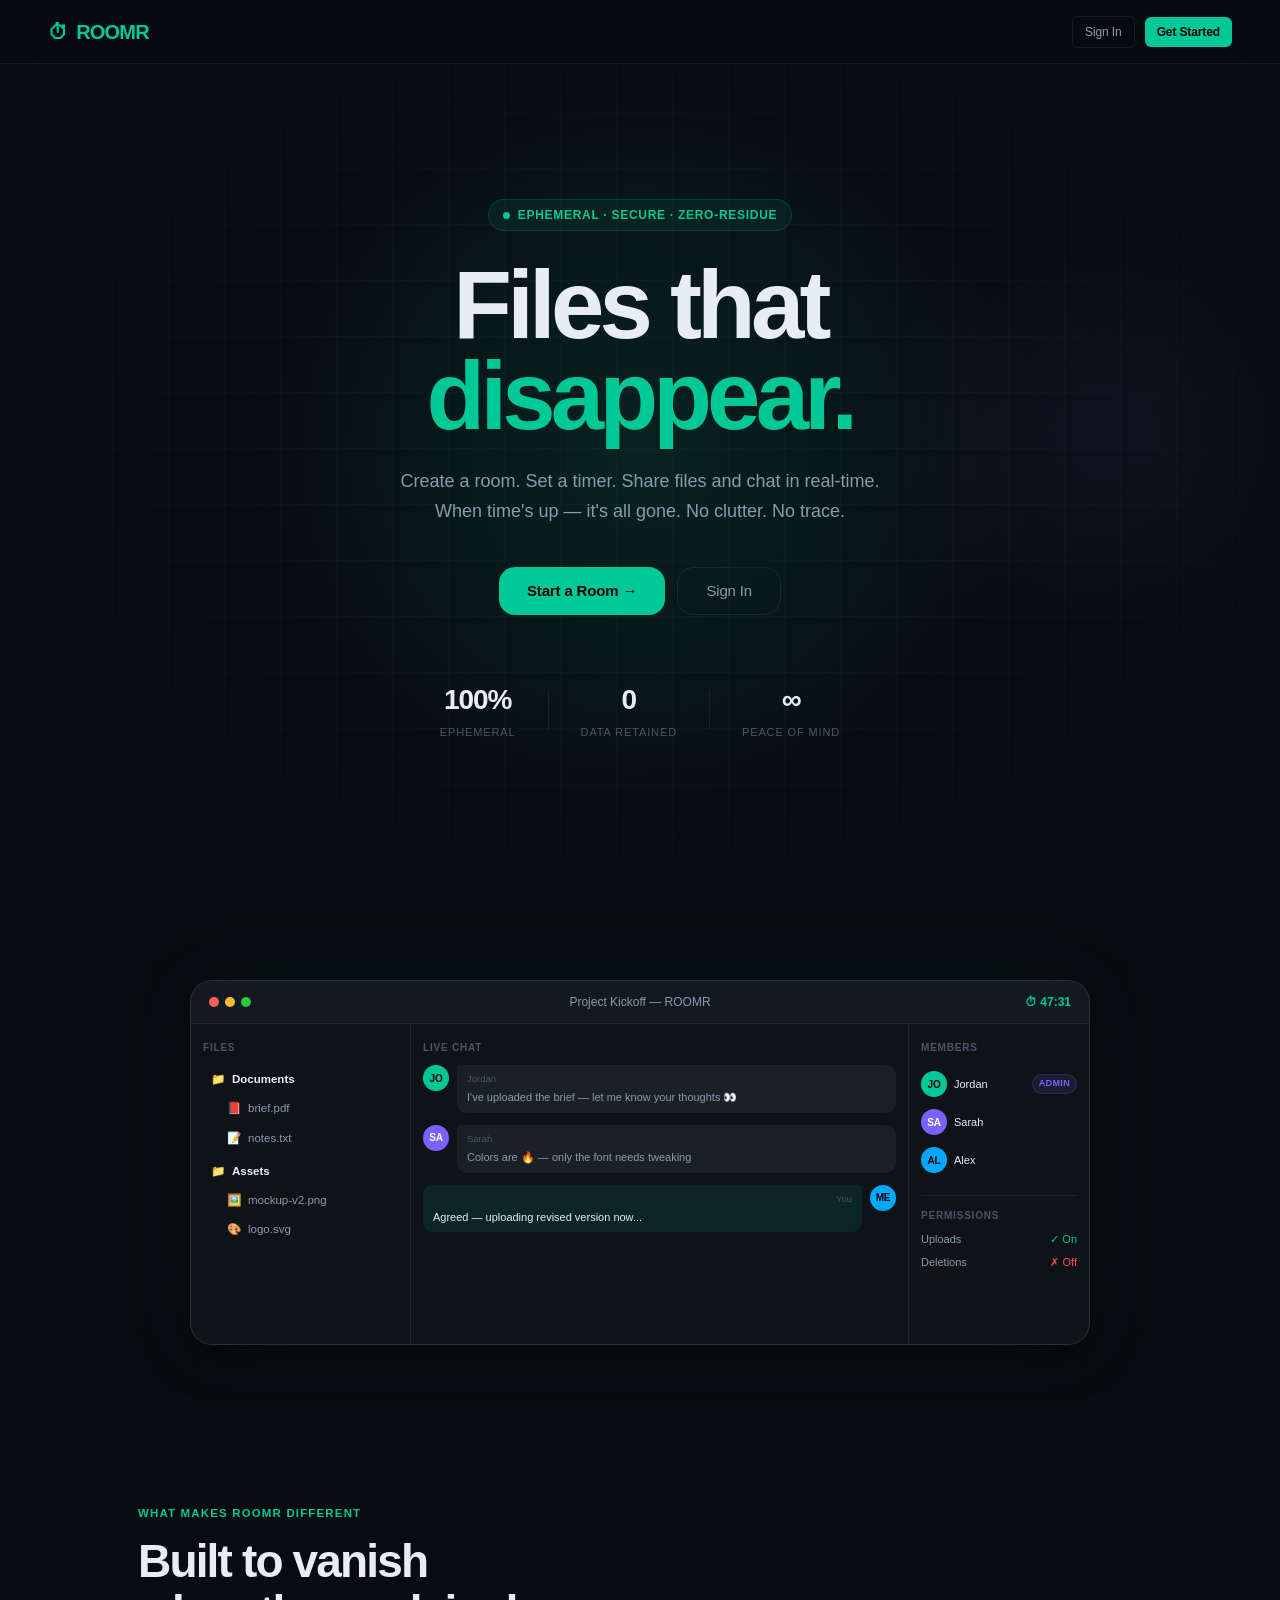
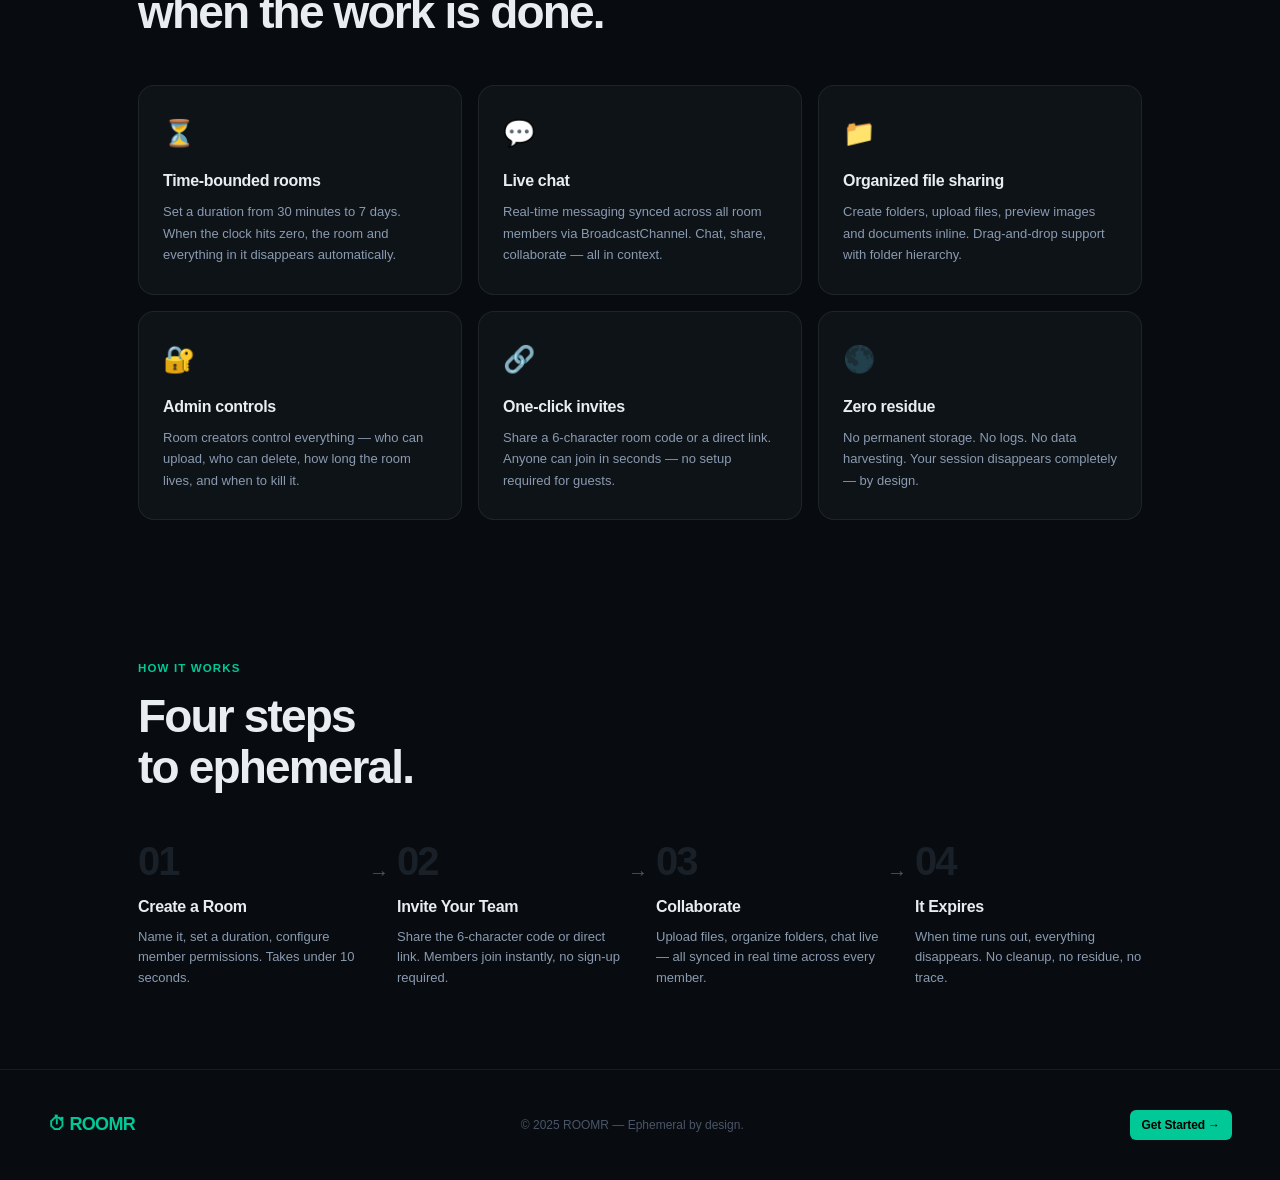
<file: index.html>
<!DOCTYPE html>
<html lang="en">

<head>
  <meta charset="UTF-8" />
  <meta name="viewport" content="width=device-width, initial-scale=1.0" />
  <title>ROOMR — Ephemeral Collaboration Rooms</title>
  <link rel="stylesheet" href="style.css" />
</head>

<body class="landing">
  <nav class="land-nav">
    <div class="land-nav-brand"><span>⏱</span> ROOMR</div>
    <div class="land-nav-cta" id="nav-cta">
      <a href="signin.html" class="btn btn-ghost btn-sm">Sign In</a>
      <a href="signup.html" class="btn btn-primary btn-sm">Get Started</a>
    </div>
  </nav>

  <section class="land-hero">
    <div class="land-hero-bg">
      <div class="land-hero-orb1"></div>
      <div class="land-hero-orb2"></div>
      <div class="land-hero-grid"></div>
      <div class="land-hero-vignette"></div>
    </div>
    <div class="land-hero-content slide-up">
      <div class="land-hero-kicker"><span class="pulse pulse-green"></span>Ephemeral · Secure · Zero-residue</div>
      <h1 class="land-hero-title">Files that<br><span class="line-accent">disappear.</span></h1>
      <p class="land-hero-sub">Create a room. Set a timer. Share files and chat in real-time.<br>When time's up — it's
        all gone. No clutter. No trace.</p>
      <div class="land-hero-cta">
        <a href="signup.html" class="btn btn-primary btn-lg">Start a Room →</a>
        <a href="signin.html" class="btn btn-ghost btn-lg">Sign In</a>
      </div>
      <div class="land-hero-stat-row">
        <div class="land-stat">
          <div class="land-stat-val">100%</div>
          <div class="land-stat-label">Ephemeral</div>
        </div>
        <div class="land-stat-sep"></div>
        <div class="land-stat">
          <div class="land-stat-val">0</div>
          <div class="land-stat-label">Data retained</div>
        </div>
        <div class="land-stat-sep"></div>
        <div class="land-stat">
          <div class="land-stat-val">∞</div>
          <div class="land-stat-label">Peace of mind</div>
        </div>
      </div>
    </div>
  </section>

  <!-- APP PREVIEW MOCKUP -->
  <section class="land-preview" style="padding-bottom:80px;">
    <div class="land-preview-window">
      <div class="land-preview-titlebar">
        <div class="window-dots">
          <div class="window-dot window-dot-r"></div>
          <div class="window-dot window-dot-y"></div>
          <div class="window-dot window-dot-g"></div>
        </div>
        <div class="land-preview-titlebar-name">Project Kickoff — ROOMR</div>
        <div class="land-preview-titlebar-timer" id="preview-timer">⏱ 47:32</div>
      </div>
      <div class="land-preview-body">
        <div class="land-preview-panel">
          <div class="land-preview-panel-head">Files</div>
          <div class="prev-folder"><span>📁</span> Documents</div>
          <div style="padding-left:16px">
            <div class="prev-file"><span>📕</span> brief.pdf</div>
            <div class="prev-file"><span>📝</span> notes.txt</div>
          </div>
          <div class="prev-folder" style="margin-top:4px"><span>📁</span> Assets</div>
          <div style="padding-left:16px">
            <div class="prev-file"><span>🖼️</span> mockup-v2.png</div>
            <div class="prev-file"><span>🎨</span> logo.svg</div>
          </div>
        </div>
        <div class="land-preview-panel" style="border-right:1px solid var(--c-border);">
          <div class="land-preview-panel-head">Live Chat</div>
          <div class="prev-msg">
            <div class="avatar avatar-sm" style="background:#00c896;flex-shrink:0;color:#000">JO</div>
            <div class="prev-msg-bubble">
              <div class="prev-msg-name">Jordan</div>I've uploaded the brief — let me know your thoughts 👀
            </div>
          </div>
          <div class="prev-msg">
            <div class="avatar avatar-sm" style="background:#7b61ff;flex-shrink:0;color:#fff">SA</div>
            <div class="prev-msg-bubble">
              <div class="prev-msg-name">Sarah</div>Colors are 🔥 — only the font needs tweaking
            </div>
          </div>
          <div class="prev-msg prev-msg-own" style="flex-direction:row-reverse">
            <div class="avatar avatar-sm" style="background:#00a8ff;flex-shrink:0;color:#000">ME</div>
            <div class="prev-msg-bubble" style="background:rgba(0,200,150,.1);border-radius:10px 4px 10px 10px;">
              <div class="prev-msg-name" style="text-align:right">You</div>Agreed — uploading revised version now...
            </div>
          </div>
        </div>
        <div class="land-preview-panel">
          <div class="land-preview-panel-head">Members</div>
          <div class="prev-member">
            <div class="avatar avatar-sm" style="background:#00c896;color:#000">JO</div>
            <div class="prev-member-name">Jordan</div><span class="badge badge-purple"
              style="font-size:9px;padding:2px 6px;">admin</span>
          </div>
          <div class="prev-member">
            <div class="avatar avatar-sm" style="background:#7b61ff;color:#fff">SA</div>
            <div class="prev-member-name">Sarah</div>
          </div>
          <div class="prev-member">
            <div class="avatar avatar-sm" style="background:#00a8ff;color:#000">AL</div>
            <div class="prev-member-name">Alex</div>
          </div>
          <div style="margin-top:16px;padding-top:12px;border-top:1px solid var(--c-border)">
            <div
              style="font-size:10px;text-transform:uppercase;letter-spacing:.08em;color:var(--c-text3);font-weight:600;margin-bottom:8px;">
              Permissions</div>
            <div style="font-size:11px;color:var(--c-text2);display:flex;flex-direction:column;gap:6px;">
              <div style="display:flex;justify-content:space-between"><span>Uploads</span><span
                  style="color:var(--c-accent)">✓ On</span></div>
              <div style="display:flex;justify-content:space-between"><span>Deletions</span><span
                  style="color:var(--c-danger)">✗ Off</span></div>
            </div>
          </div>
        </div>
      </div>
    </div>
  </section>

  <section class="land-features">
    <div class="land-section-kicker">What makes ROOMR different</div>
    <h2 class="land-section-title">Built to vanish<br>when the work is done.</h2>
    <div class="land-feat-grid">
      <div class="land-feat-card">
        <div class="land-feat-icon">⏳</div>
        <div class="land-feat-title">Time-bounded rooms</div>
        <p class="land-feat-desc">Set a duration from 30 minutes to 7 days. When the clock hits zero, the room and
          everything in it disappears automatically.</p>
      </div>
      <div class="land-feat-card">
        <div class="land-feat-icon">💬</div>
        <div class="land-feat-title">Live chat</div>
        <p class="land-feat-desc">Real-time messaging synced across all room members via BroadcastChannel. Chat, share,
          collaborate — all in context.</p>
      </div>
      <div class="land-feat-card">
        <div class="land-feat-icon">📁</div>
        <div class="land-feat-title">Organized file sharing</div>
        <p class="land-feat-desc">Create folders, upload files, preview images and documents inline. Drag-and-drop
          support with folder hierarchy.</p>
      </div>
      <div class="land-feat-card">
        <div class="land-feat-icon">🔐</div>
        <div class="land-feat-title">Admin controls</div>
        <p class="land-feat-desc">Room creators control everything — who can upload, who can delete, how long the room
          lives, and when to kill it.</p>
      </div>
      <div class="land-feat-card">
        <div class="land-feat-icon">🔗</div>
        <div class="land-feat-title">One-click invites</div>
        <p class="land-feat-desc">Share a 6-character room code or a direct link. Anyone can join in seconds — no setup
          required for guests.</p>
      </div>
      <div class="land-feat-card">
        <div class="land-feat-icon">🌑</div>
        <div class="land-feat-title">Zero residue</div>
        <p class="land-feat-desc">No permanent storage. No logs. No data harvesting. Your session disappears completely
          — by design.</p>
      </div>
    </div>
  </section>

  <section class="land-how">
    <div class="land-section-kicker">How it works</div>
    <h2 class="land-section-title">Four steps<br>to ephemeral.</h2>
    <div class="land-steps">
      <div class="land-step">
        <div class="land-step-num">01</div>
        <h3>Create a Room</h3>
        <p>Name it, set a duration, configure member permissions. Takes under 10 seconds.</p>
      </div>
      <div class="land-step">
        <div class="land-step-num">02</div>
        <h3>Invite Your Team</h3>
        <p>Share the 6-character code or direct link. Members join instantly, no sign-up required.</p>
      </div>
      <div class="land-step">
        <div class="land-step-num">03</div>
        <h3>Collaborate</h3>
        <p>Upload files, organize folders, chat live — all synced in real time across every member.</p>
      </div>
      <div class="land-step">
        <div class="land-step-num">04</div>
        <h3>It Expires</h3>
        <p>When time runs out, everything disappears. No cleanup, no residue, no trace.</p>
      </div>
    </div>
  </section>

  <footer class="land-footer">
    <div class="land-footer-brand">⏱ ROOMR</div>
    <div class="land-footer-copy">© 2025 ROOMR — Ephemeral by design.</div>
    <a href="signup.html" class="btn btn-primary btn-sm">Get Started →</a>
  </footer>

  <script src="core.js"></script>
  <script>
    const me = ROOMR.auth.me();
    if (me) {
      document.getElementById('nav-cta').innerHTML = `<a href="dashboard.html" class="btn btn-ghost btn-sm">Dashboard</a><a href="dashboard.html" class="btn btn-primary btn-sm">Open Dashboard →</a>`;
    }
    let previewMs = 47 * 60 * 1000 + 32 * 1000;
    setInterval(() => { previewMs = Math.max(0, previewMs - 1000); document.getElementById('preview-timer').textContent = '⏱ ' + ROOMR.fmtTime(previewMs); }, 1000);
  </script>
</body>

</html>
</file>
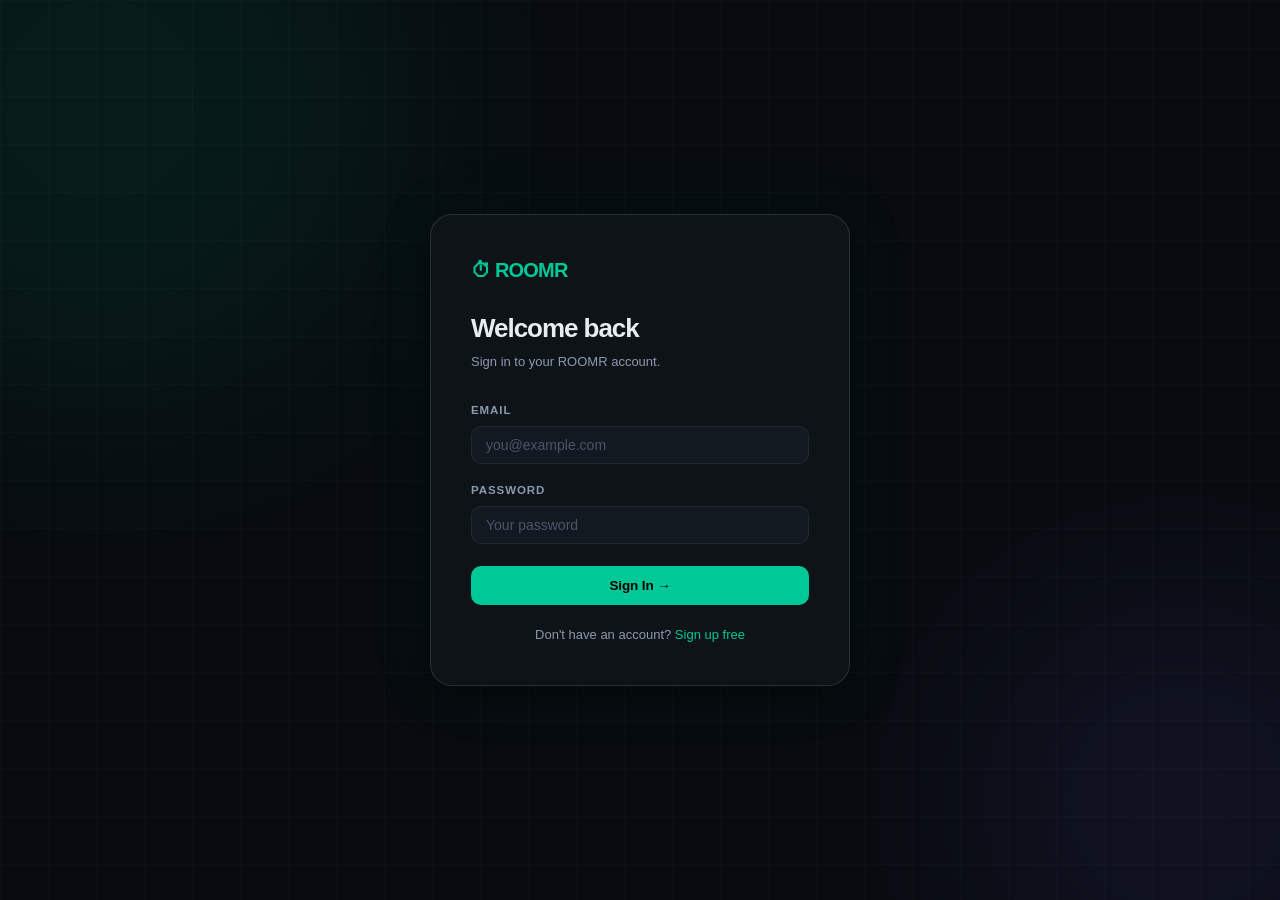
<file: signin.html>
<!DOCTYPE html>
<html lang="en">

<head>
  <meta charset="UTF-8" />
  <meta name="viewport" content="width=device-width,initial-scale=1" />
  <title>Sign In — ROOMR</title>
  <link rel="stylesheet" href="style.css" />
</head>

<body>
  <div class="auth-root">
    <div class="auth-bg">
      <div class="auth-bg-orb auth-bg-orb-1"></div>
      <div class="auth-bg-orb auth-bg-orb-2"></div>
      <div class="auth-bg-grid"></div>
    </div>
    <div class="auth-box slide-up">
      <a href="index.html" class="auth-logo">⏱ ROOMR</a>
      <h1 class="auth-title">Welcome back</h1>
      <p class="auth-sub">Sign in to your ROOMR account.</p>

      <div class="form-error" id="err"><span>✕</span> <span id="err-text"></span></div>

      <div class="form-field">
        <label class="form-label">Email</label>
        <input id="f-email" class="input" type="email" placeholder="you@example.com" autocomplete="email" />
      </div>
      <div class="form-field">
        <label class="form-label">Password</label>
        <input id="f-pw" class="input" type="password" placeholder="Your password" />
      </div>

      <button class="btn btn-primary" style="width:100%;margin-top:4px;padding:12px;" id="submit-btn"
        onclick="doLogin()">
        Sign In →
      </button>

      <div class="auth-footer">Don't have an account? <a href="signup.html">Sign up free</a></div>
    </div>
  </div>
  <script src="core.js"></script>
  <script>
    if (ROOMR.auth.me()) location.href = 'dashboard.html';

    function doLogin() {
      const email = document.getElementById('f-email').value.trim();
      const pw = document.getElementById('f-pw').value;
      const errEl = document.getElementById('err');
      const errTxt = document.getElementById('err-text');
      errEl.classList.remove('show');

      if (!email || !pw) { errTxt.textContent = 'Please fill in all fields.'; errEl.classList.add('show'); return; }

      const btn = document.getElementById('submit-btn');
      btn.disabled = true; btn.innerHTML = '<div class="spinner"></div>';

      setTimeout(() => {
        const result = ROOMR.auth.login(email, pw);
        if (!result.ok) { errTxt.textContent = result.error; errEl.classList.add('show'); btn.disabled = false; btn.textContent = 'Sign In →'; return; }
        const next = new URLSearchParams(location.search).get('next') || 'dashboard.html';
        location.href = next;
      }, 300);
    }

    document.addEventListener('keydown', e => { if (e.key === 'Enter') doLogin(); });
  </script>
</body>

</html>
</file>
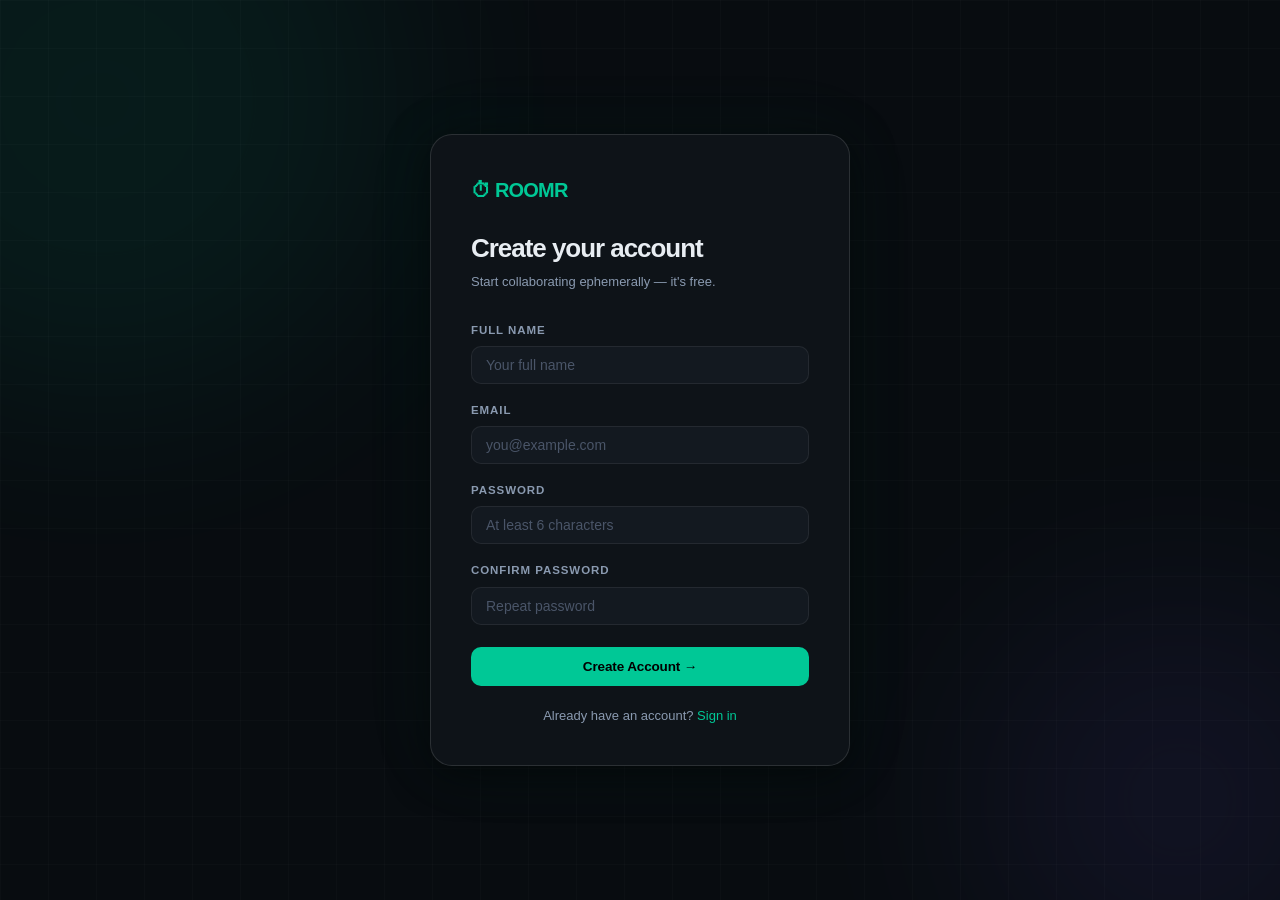
<file: signup.html>
<!DOCTYPE html>
<html lang="en">

<head>
  <meta charset="UTF-8" />
  <meta name="viewport" content="width=device-width,initial-scale=1" />
  <title>Sign Up — ROOMR</title>
  <link rel="stylesheet" href="style.css" />
</head>

<body>
  <div class="auth-root">
    <div class="auth-bg">
      <div class="auth-bg-orb auth-bg-orb-1"></div>
      <div class="auth-bg-orb auth-bg-orb-2"></div>
      <div class="auth-bg-grid"></div>
    </div>
    <div class="auth-box slide-up">
      <a href="index.html" class="auth-logo">⏱ ROOMR</a>
      <h1 class="auth-title">Create your account</h1>
      <p class="auth-sub">Start collaborating ephemerally — it's free.</p>

      <div class="form-error" id="err"><span>✕</span> <span id="err-text"></span></div>

      <div class="form-field">
        <label class="form-label">Full Name</label>
        <input id="f-name" class="input" type="text" placeholder="Your full name" autocomplete="name" />
      </div>
      <div class="form-field">
        <label class="form-label">Email</label>
        <input id="f-email" class="input" type="email" placeholder="you@example.com" autocomplete="email" />
      </div>
      <div class="form-field">
        <label class="form-label">Password</label>
        <input id="f-pw" class="input" type="password" placeholder="At least 6 characters" />
      </div>
      <div class="form-field">
        <label class="form-label">Confirm Password</label>
        <input id="f-pw2" class="input" type="password" placeholder="Repeat password" />
      </div>

      <button class="btn btn-primary" style="width:100%;margin-top:4px;padding:12px;" id="submit-btn"
        onclick="doSignup()">
        Create Account →
      </button>

      <div class="auth-footer">Already have an account? <a href="signin.html">Sign in</a></div>
    </div>
  </div>
  <script src="core.js"></script>
  <script>
    if (ROOMR.auth.me()) location.href = 'dashboard.html';

    function doSignup() {
      const name = document.getElementById('f-name').value.trim();
      const email = document.getElementById('f-email').value.trim();
      const pw = document.getElementById('f-pw').value;
      const pw2 = document.getElementById('f-pw2').value;
      const errEl = document.getElementById('err');
      const errTxt = document.getElementById('err-text');
      errEl.classList.remove('show');

      if (!name || !email || !pw) { errTxt.textContent = 'All fields are required.'; errEl.classList.add('show'); return; }
      if (!/^[^\s@]+@[^\s@]+\.[^\s@]+$/.test(email)) { errTxt.textContent = 'Please enter a valid email.'; errEl.classList.add('show'); return; }
      if (pw.length < 6) { errTxt.textContent = 'Password must be at least 6 characters.'; errEl.classList.add('show'); return; }
      if (pw !== pw2) { errTxt.textContent = 'Passwords do not match.'; errEl.classList.add('show'); return; }

      const btn = document.getElementById('submit-btn');
      btn.disabled = true; btn.innerHTML = '<div class="spinner"></div>';

      setTimeout(() => {
        const result = ROOMR.auth.register(name, email, pw);
        if (!result.ok) { errTxt.textContent = result.error; errEl.classList.add('show'); btn.disabled = false; btn.textContent = 'Create Account →'; return; }
        ROOMR.auth.login(email, pw);
        location.href = 'dashboard.html';
      }, 400);
    }

    document.addEventListener('keydown', e => { if (e.key === 'Enter') doSignup(); });
  </script>
</body>

</html>
</file>
<file: style.css>
/* ============================================================
   ROOMR v2 — Design System
   Aesthetic: Refined dark glassmorphism, sharp teal accent
   Fonts: Bricolage Grotesque (display) + Geist (UI)
   ============================================================ */


/* ── Variables ── */
:root {
  --c-bg:        #080c10;
  --c-surface:   #0e1318;
  --c-surface2:  #131920;
  --c-surface3:  #192028;
  --c-border:    rgba(255,255,255,.07);
  --c-border2:   rgba(255,255,255,.12);
  --c-text:      #e8edf2;
  --c-text2:     #8a9ab0;
  --c-text3:     #4a5568;
  --c-accent:    #00c896;
  --c-accent-d:  #009e78;
  --c-accent-dd: #007a5c;
  --c-accent-bg: rgba(0,200,150,.08);
  --c-accent-bg2:rgba(0,200,150,.04);
  --c-danger:    #ff4757;
  --c-warn:      #ffa502;
  --c-info:      #00a8ff;
  --c-purple:    #7b61ff;

  --r-sm:  6px;
  --r-md:  10px;
  --r-lg:  16px;
  --r-xl:  22px;
  --r-full:9999px;

  --shadow-sm: 0 1px 3px rgba(0,0,0,.4);
  --shadow-md: 0 4px 16px rgba(0,0,0,.5);
  --shadow-lg: 0 8px 40px rgba(0,0,0,.6);
  --shadow-glow: 0 0 40px rgba(0,200,150,.1);
  --shadow-glow2:0 0 80px rgba(0,200,150,.06);

  --font-display: 'Bricolage Grotesque', sans-serif;
  --font-ui: 'Geist', sans-serif;

  --transition: .15s ease;
  --transition-md: .25s ease;
  --transition-spring: .4s cubic-bezier(.34,1.56,.64,1);

  --topbar-h: 52px;
  --sidebar-w: 240px;
}

/* ── Reset ── */
*, *::before, *::after { box-sizing: border-box; margin: 0; padding: 0; }
html { scroll-behavior: smooth; font-size: 15px; }
body { background: var(--c-bg); color: var(--c-text); font-family: var(--font-ui); -webkit-font-smoothing: antialiased; line-height: 1.5; }
a { text-decoration: none; color: inherit; }
button { cursor: pointer; font-family: var(--font-ui); }
input, textarea, select { font-family: var(--font-ui); }
::selection { background: rgba(0,200,150,.25); color: var(--c-text); }

/* ── Scrollbar ── */
::-webkit-scrollbar { width: 5px; height: 5px; }
::-webkit-scrollbar-track { background: transparent; }
::-webkit-scrollbar-thumb { background: rgba(255,255,255,.1); border-radius: var(--r-full); }
::-webkit-scrollbar-thumb:hover { background: rgba(255,255,255,.18); }

/* ════════════════════════════════════
   BUTTONS
════════════════════════════════════ */
.btn {
  display: inline-flex; align-items: center; justify-content: center;
  gap: 7px; border: none; border-radius: var(--r-md);
  font-family: var(--font-ui); font-weight: 500; font-size: 13.5px;
  padding: 9px 18px; cursor: pointer; transition: var(--transition);
  white-space: nowrap; position: relative; overflow: hidden;
  letter-spacing: -.01em;
}
.btn::after { content:''; position:absolute;inset:0;background:transparent;transition:background .15s; }
.btn:hover::after { background: rgba(255,255,255,.04); }
.btn:active { transform: scale(.98); }
.btn:disabled { opacity: .4; cursor: not-allowed; }

.btn-primary {
  background: var(--c-accent); color: #000; font-weight: 600;
  box-shadow: 0 0 0 0 rgba(0,200,150,0);
}
.btn-primary:hover { background: #00d8a2; box-shadow: 0 4px 20px rgba(0,200,150,.3); }

.btn-secondary {
  background: var(--c-surface3); color: var(--c-text);
  border: 1px solid var(--c-border2);
}
.btn-secondary:hover { background: var(--c-surface3); border-color: rgba(255,255,255,.18); }

.btn-ghost {
  background: transparent; color: var(--c-text2);
  border: 1px solid var(--c-border);
}
.btn-ghost:hover { color: var(--c-text); border-color: var(--c-border2); background: var(--c-surface2); }

.btn-danger { background: rgba(255,71,87,.12); color: var(--c-danger); border: 1px solid rgba(255,71,87,.2); }
.btn-danger:hover { background: rgba(255,71,87,.2); }

.btn-icon { width: 34px; height: 34px; padding: 0; border-radius: var(--r-sm); }
.btn-icon-sm { width: 28px; height: 28px; padding: 0; border-radius: var(--r-sm); font-size: 13px; }

.btn-lg { padding: 12px 28px; font-size: 15px; border-radius: var(--r-lg); }
.btn-sm { padding: 6px 12px; font-size: 12px; border-radius: var(--r-sm); }
.btn-xs { padding: 4px 8px; font-size: 11px; border-radius: 5px; }

/* ════════════════════════════════════
   INPUTS & FORMS
════════════════════════════════════ */
.input {
  width: 100%; background: var(--c-surface2); border: 1px solid var(--c-border);
  border-radius: var(--r-md); padding: 10px 14px; color: var(--c-text);
  font-size: 14px; outline: none; transition: var(--transition);
}
.input:focus { border-color: rgba(0,200,150,.5); box-shadow: 0 0 0 3px rgba(0,200,150,.08); }
.input::placeholder { color: var(--c-text3); }

.form-field { margin-bottom: 18px; }
.form-label { display: block; font-size: 11.5px; font-weight: 600; color: var(--c-text2); margin-bottom: 7px; text-transform: uppercase; letter-spacing: .08em; }
.form-hint { font-size: 11px; color: var(--c-text3); margin-top: 5px; }

.form-error { display: none; background: rgba(255,71,87,.1); border: 1px solid rgba(255,71,87,.25); color: var(--c-danger); padding: 10px 14px; border-radius: var(--r-md); font-size: 13px; margin-bottom: 16px; }
.form-error.show { display: flex; align-items: center; gap: 8px; }

/* ════════════════════════════════════
   TOGGLE
════════════════════════════════════ */
.toggle { position: relative; width: 38px; height: 21px; flex-shrink: 0; }
.toggle input { opacity: 0; width: 0; height: 0; position: absolute; }
.toggle-track {
  position: absolute; inset: 0; background: var(--c-surface3);
  border: 1px solid var(--c-border2); border-radius: var(--r-full); cursor: pointer;
  transition: var(--transition-md);
}
.toggle-track::after {
  content: ''; position: absolute; width: 15px; height: 15px;
  background: var(--c-text3); border-radius: 50%;
  top: 2px; left: 2px; transition: var(--transition-md);
}
.toggle input:checked + .toggle-track { background: rgba(0,200,150,.2); border-color: var(--c-accent); }
.toggle input:checked + .toggle-track::after { background: var(--c-accent); transform: translateX(17px); }

/* ════════════════════════════════════
   AVATAR
════════════════════════════════════ */
.avatar {
  display: inline-flex; align-items: center; justify-content: center;
  border-radius: 50%; font-weight: 700; font-family: var(--font-display);
  flex-shrink: 0; letter-spacing: -.02em; color: #000;
  font-size: 12px; width: 32px; height: 32px;
}
.avatar-sm { width: 26px; height: 26px; font-size: 10px; }
.avatar-lg { width: 44px; height: 44px; font-size: 16px; }
.avatar-xl { width: 64px; height: 64px; font-size: 22px; }

/* ════════════════════════════════════
   BADGE
════════════════════════════════════ */
.badge {
  display: inline-flex; align-items: center; gap: 4px;
  padding: 3px 8px; border-radius: var(--r-full);
  font-size: 10.5px; font-weight: 600; letter-spacing: .04em; text-transform: uppercase;
}
.badge-green { background: rgba(0,200,150,.12); color: var(--c-accent); border: 1px solid rgba(0,200,150,.2); }
.badge-red { background: rgba(255,71,87,.12); color: var(--c-danger); border: 1px solid rgba(255,71,87,.2); }
.badge-gray { background: var(--c-surface3); color: var(--c-text2); border: 1px solid var(--c-border); }
.badge-purple { background: rgba(123,97,255,.12); color: var(--c-purple); border: 1px solid rgba(123,97,255,.2); }

/* ════════════════════════════════════
   CARD
════════════════════════════════════ */
.card {
  background: var(--c-surface); border: 1px solid var(--c-border);
  border-radius: var(--r-lg);
}
.card-hover { transition: var(--transition-md); }
.card-hover:hover { border-color: var(--c-border2); background: var(--c-surface2); transform: translateY(-2px); box-shadow: var(--shadow-md); }

/* ════════════════════════════════════
   MODAL
════════════════════════════════════ */
.modal-backdrop {
  position: fixed; inset: 0; background: rgba(0,0,0,.7);
  backdrop-filter: blur(8px); z-index: 1000;
  display: flex; align-items: center; justify-content: center;
  opacity: 0; pointer-events: none; transition: opacity .2s ease;
}
.modal-backdrop.open { opacity: 1; pointer-events: all; }

.modal {
  background: var(--c-surface); border: 1px solid var(--c-border2);
  border-radius: var(--r-xl); padding: 32px; width: 100%; max-width: 480px;
  max-height: 90vh; overflow-y: auto;
  transform: translateY(20px) scale(.97); transition: transform .25s cubic-bezier(.34,1.2,.64,1);
  box-shadow: var(--shadow-lg);
}
.modal-backdrop.open .modal { transform: translateY(0) scale(1); }

.modal-sm .modal { max-width: 360px; padding: 24px; }
.modal-lg .modal { max-width: 560px; }

.modal-header { display: flex; align-items: center; justify-content: space-between; margin-bottom: 24px; }
.modal-title { font-family: var(--font-display); font-size: 20px; font-weight: 700; letter-spacing: -.03em; }
.modal-close { background: none; border: none; color: var(--c-text3); font-size: 20px; line-height: 1; width: 30px; height: 30px; border-radius: var(--r-sm); display: flex; align-items: center; justify-content: center; transition: var(--transition); }
.modal-close:hover { background: var(--c-surface3); color: var(--c-text); }

/* ════════════════════════════════════
   DIVIDER
════════════════════════════════════ */
.divider { height: 1px; background: var(--c-border); margin: 16px 0; }
.divider-text { display: flex; align-items: center; gap: 12px; color: var(--c-text3); font-size: 11px; text-transform: uppercase; letter-spacing: .08em; }
.divider-text::before, .divider-text::after { content: ''; flex: 1; height: 1px; background: var(--c-border); }

/* ════════════════════════════════════
   PULSE / STATUS
════════════════════════════════════ */
.pulse { width: 7px; height: 7px; border-radius: 50%; flex-shrink: 0; }
.pulse-green { background: var(--c-accent); box-shadow: 0 0 0 0 rgba(0,200,150,.4); animation: pulse-anim 2s ease infinite; }
.pulse-red { background: var(--c-danger); }
.pulse-gray { background: var(--c-text3); }

@keyframes pulse-anim {
  0% { box-shadow: 0 0 0 0 rgba(0,200,150,.5); }
  70% { box-shadow: 0 0 0 7px rgba(0,200,150,0); }
  100% { box-shadow: 0 0 0 0 rgba(0,200,150,0); }
}

/* ════════════════════════════════════
   TOPBAR (shared)
════════════════════════════════════ */
.topbar {
  height: var(--topbar-h); display: flex; align-items: center;
  padding: 0 20px; gap: 12px;
  background: rgba(8,12,16,.85); backdrop-filter: blur(20px);
  border-bottom: 1px solid var(--c-border);
  position: sticky; top: 0; z-index: 100;
  flex-shrink: 0;
}

.topbar-brand {
  display: flex; align-items: center; gap: 8px;
  font-family: var(--font-display); font-weight: 800; font-size: 18px;
  letter-spacing: -.04em; color: var(--c-accent);
  text-decoration: none;
}
.topbar-brand-icon { font-size: 16px; }

/* ════════════════════════════════════
   AUTH PAGES
════════════════════════════════════ */
.auth-root {
  min-height: 100vh; display: flex; align-items: center; justify-content: center;
  padding: 40px 20px; position: relative; overflow: hidden;
}

.auth-bg {
  position: absolute; inset: 0; pointer-events: none;
}
.auth-bg-orb {
  position: absolute; border-radius: 50%; filter: blur(100px); opacity: .08;
}
.auth-bg-orb-1 { width: 600px; height: 600px; background: var(--c-accent); top: -200px; left: -200px; animation: orb-drift1 12s ease-in-out infinite; }
.auth-bg-orb-2 { width: 400px; height: 400px; background: var(--c-purple); bottom: -100px; right: -100px; animation: orb-drift2 15s ease-in-out infinite; }
.auth-bg-grid {
  position: absolute; inset: 0;
  background-image: linear-gradient(rgba(255,255,255,.015) 1px, transparent 1px), linear-gradient(90deg, rgba(255,255,255,.015) 1px, transparent 1px);
  background-size: 48px 48px;
}

@keyframes orb-drift1 { 0%,100%{transform:translate(0,0);} 50%{transform:translate(30px,-30px);} }
@keyframes orb-drift2 { 0%,100%{transform:translate(0,0);} 50%{transform:translate(-25px,25px);} }

.auth-box {
  background: var(--c-surface); border: 1px solid var(--c-border2);
  border-radius: var(--r-xl); padding: 40px;
  width: 100%; max-width: 420px; position: relative; z-index: 1;
  box-shadow: var(--shadow-lg), var(--shadow-glow2);
}
.auth-logo { display: flex; align-items: center; gap: 8px; font-family: var(--font-display); font-size: 20px; font-weight: 800; color: var(--c-accent); margin-bottom: 24px; letter-spacing: -.04em; }
.auth-title { font-family: var(--font-display); font-size: 26px; font-weight: 700; letter-spacing: -.04em; margin-bottom: 4px; }
.auth-sub { font-size: 13px; color: var(--c-text2); margin-bottom: 30px; }
.auth-footer { text-align: center; font-size: 13px; color: var(--c-text2); margin-top: 20px; }
.auth-footer a { color: var(--c-accent); font-weight: 500; }

/* ════════════════════════════════════
   LANDING PAGE
════════════════════════════════════ */
.landing { overflow-x: hidden; }

.land-nav {
  position: fixed; top: 0; left: 0; right: 0; z-index: 200;
  height: 64px; display: flex; align-items: center; justify-content: space-between;
  padding: 0 48px;
  background: rgba(8,12,16,.8); backdrop-filter: blur(20px);
  border-bottom: 1px solid var(--c-border);
}
.land-nav-brand { font-family: var(--font-display); font-size: 20px; font-weight: 800; color: var(--c-accent); letter-spacing: -.04em; display: flex; align-items: center; gap: 9px; }
.land-nav-links { display: flex; align-items: center; gap: 32px; }
.land-nav-link { font-size: 14px; color: var(--c-text2); transition: var(--transition); }
.land-nav-link:hover { color: var(--c-text); }
.land-nav-cta { display: flex; align-items: center; gap: 10px; }

.land-hero {
  min-height: 100vh; display: flex; align-items: center; justify-content: center;
  padding: 120px 48px 80px; position: relative; overflow: hidden;
  text-align: center;
}
.land-hero-bg {
  position: absolute; inset: 0; pointer-events: none;
}
.land-hero-orb1 { position:absolute;width:800px;height:800px;background:radial-gradient(circle,rgba(0,200,150,.12) 0%,transparent 70%);top:50%;left:50%;transform:translate(-50%,-50%);animation:orb-pulse 8s ease-in-out infinite; }
.land-hero-orb2 { position:absolute;width:500px;height:500px;background:radial-gradient(circle,rgba(123,97,255,.08) 0%,transparent 70%);top:20%;right:-100px;animation:orb-drift1 12s ease-in-out infinite; }
.land-hero-grid { position:absolute;inset:0;background-image:linear-gradient(rgba(255,255,255,.02) 1px,transparent 1px),linear-gradient(90deg,rgba(255,255,255,.02) 1px,transparent 1px);background-size:56px 56px; }
.land-hero-vignette { position:absolute;inset:0;background:radial-gradient(ellipse at center,transparent 40%,var(--c-bg) 100%); }

@keyframes orb-pulse { 0%,100%{transform:translate(-50%,-50%) scale(1);opacity:1;} 50%{transform:translate(-50%,-50%) scale(1.1);opacity:.8;} }

.land-hero-content { position: relative; z-index: 1; max-width: 780px; }
.land-hero-kicker {
  display: inline-flex; align-items: center; gap: 8px;
  background: var(--c-accent-bg); border: 1px solid rgba(0,200,150,.2);
  color: var(--c-accent); padding: 6px 14px; border-radius: var(--r-full);
  font-size: 12px; font-weight: 600; letter-spacing: .06em; text-transform: uppercase;
  margin-bottom: 28px;
}
.land-hero-title {
  font-family: var(--font-display); font-size: clamp(52px, 8vw, 96px);
  font-weight: 800; letter-spacing: -.05em; line-height: .95;
  margin-bottom: 24px;
}
.land-hero-title .line-accent { color: var(--c-accent); }
.land-hero-sub { font-size: clamp(16px, 2vw, 18px); color: var(--c-text2); line-height: 1.7; margin-bottom: 40px; max-width: 560px; margin-left: auto; margin-right: auto; }
.land-hero-cta { display: flex; gap: 12px; justify-content: center; flex-wrap: wrap; margin-bottom: 64px; }
.land-hero-stat-row { display: flex; align-items: center; justify-content: center; gap: 0; }
.land-stat { text-align: center; padding: 0 32px; }
.land-stat-val { font-family: var(--font-display); font-size: 28px; font-weight: 700; color: var(--c-text); letter-spacing: -.04em; }
.land-stat-label { font-size: 11px; color: var(--c-text3); text-transform: uppercase; letter-spacing: .08em; margin-top: 3px; }
.land-stat-sep { width: 1px; height: 40px; background: var(--c-border); }

/* Mock UI preview */
.land-preview {
  position: relative; margin-top: 80px; padding: 0 48px;
  display: flex; justify-content: center;
}
.land-preview-window {
  background: var(--c-surface); border: 1px solid var(--c-border2);
  border-radius: var(--r-xl); overflow: hidden;
  max-width: 900px; width: 100%;
  box-shadow: var(--shadow-lg), 0 0 80px rgba(0,200,150,.08);
}
.land-preview-titlebar {
  background: var(--c-surface2); border-bottom: 1px solid var(--c-border);
  padding: 12px 18px; display: flex; align-items: center; gap: 12px;
}
.window-dots { display: flex; gap: 6px; }
.window-dot { width: 10px; height: 10px; border-radius: 50%; }
.window-dot-r { background: #ff5f57; }
.window-dot-y { background: #febc2e; }
.window-dot-g { background: #28c840; }
.land-preview-titlebar-name { font-size: 12px; color: var(--c-text2); font-weight: 500; margin-left: 4px; flex: 1; text-align: center; }
.land-preview-titlebar-timer { font-family: var(--font-display); font-size: 12px; color: var(--c-accent); font-weight: 700; }

.land-preview-body { display: grid; grid-template-columns: 220px 1fr 180px; height: 320px; }
.land-preview-panel { border-right: 1px solid var(--c-border); padding: 12px; overflow: hidden; }
.land-preview-panel:last-child { border-right: none; }
.land-preview-panel-head { font-size: 10px; text-transform: uppercase; letter-spacing: .08em; color: var(--c-text3); font-weight: 600; padding: 4px 0 10px; }

.prev-file { display: flex; align-items: center; gap: 7px; padding: 6px 8px; border-radius: 6px; font-size: 11.5px; color: var(--c-text2); }
.prev-file:hover { background: var(--c-surface3); color: var(--c-text); }
.prev-folder { display: flex; align-items: center; gap: 7px; padding: 6px 8px; font-size: 11.5px; font-weight: 600; color: var(--c-text); }

.prev-msg { display: flex; gap: 8px; margin-bottom: 12px; }
.prev-msg-bubble { background: var(--c-surface3); border-radius: 4px 10px 10px 10px; padding: 7px 10px; font-size: 11px; color: var(--c-text2); flex: 1; }
.prev-msg-own .prev-msg-bubble { background: var(--c-accent-bg); border-radius: 10px 4px 10px 10px; color: var(--c-text); }
.prev-msg-name { font-size: 9.5px; color: var(--c-text3); margin-bottom: 3px; }

.prev-member { display: flex; align-items: center; gap: 7px; padding: 6px 0; }
.prev-member-name { font-size: 11px; flex: 1; }
.prev-member-role { font-size: 9px; color: var(--c-text3); text-transform: uppercase; letter-spacing: .04em; }

/* FEATURES */
.land-features { padding: 80px 48px; max-width: 1100px; margin: 0 auto; }
.land-section-kicker { font-size: 11.5px; color: var(--c-accent); text-transform: uppercase; font-weight: 600; letter-spacing: .1em; margin-bottom: 14px; }
.land-section-title { font-family: var(--font-display); font-size: clamp(32px, 4vw, 46px); font-weight: 700; letter-spacing: -.04em; line-height: 1.1; margin-bottom: 48px; }
.land-feat-grid { display: grid; grid-template-columns: repeat(3, 1fr); gap: 16px; }
.land-feat-card {
  background: var(--c-surface); border: 1px solid var(--c-border);
  border-radius: var(--r-lg); padding: 28px 24px;
  transition: var(--transition-md); cursor: default;
}
.land-feat-card:hover { border-color: var(--c-border2); transform: translateY(-3px); box-shadow: var(--shadow-md); }
.land-feat-icon { font-size: 26px; margin-bottom: 16px; }
.land-feat-title { font-family: var(--font-display); font-size: 16px; font-weight: 700; margin-bottom: 8px; letter-spacing: -.02em; }
.land-feat-desc { font-size: 13px; color: var(--c-text2); line-height: 1.65; }

/* HOW IT WORKS */
.land-how { padding: 60px 48px 80px; max-width: 1100px; margin: 0 auto; }
.land-steps { display: flex; align-items: flex-start; gap: 0; margin-top: 48px; }
.land-step { flex: 1; position: relative; padding-right: 32px; }
.land-step:last-child { padding-right: 0; }
.land-step::after { content: '→'; position: absolute; right: 8px; top: 16px; font-size: 20px; color: var(--c-text3); }
.land-step:last-child::after { display: none; }
.land-step-num { font-family: var(--font-display); font-size: 40px; font-weight: 800; color: var(--c-surface3); letter-spacing: -.05em; line-height: 1; margin-bottom: 14px; }
.land-step h3 { font-family: var(--font-display); font-size: 16px; font-weight: 700; margin-bottom: 8px; letter-spacing: -.02em; }
.land-step p { font-size: 13px; color: var(--c-text2); line-height: 1.6; }

/* FOOTER */
.land-footer { border-top: 1px solid var(--c-border); padding: 40px 48px; display: flex; align-items: center; justify-content: space-between; }
.land-footer-brand { font-family: var(--font-display); font-size: 18px; font-weight: 800; color: var(--c-accent); letter-spacing: -.04em; }
.land-footer-copy { font-size: 12px; color: var(--c-text3); }

/* ════════════════════════════════════
   DASHBOARD
════════════════════════════════════ */
.dash-layout { display: flex; flex-direction: column; height: 100vh; overflow: hidden; }
.dash-body { display: flex; flex: 1; overflow: hidden; }

.dash-sidebar {
  width: var(--sidebar-w); flex-shrink: 0;
  background: var(--c-surface); border-right: 1px solid var(--c-border);
  display: flex; flex-direction: column; overflow: hidden;
  padding: 16px 12px;
}
.dash-sidebar-brand { display: flex; align-items: center; gap: 8px; font-family: var(--font-display); font-size: 18px; font-weight: 800; color: var(--c-accent); letter-spacing: -.04em; padding: 4px 8px 16px; border-bottom: 1px solid var(--c-border); margin-bottom: 16px; }

.nav-item {
  display: flex; align-items: center; gap: 10px;
  padding: 9px 11px; border-radius: var(--r-md);
  font-size: 13.5px; color: var(--c-text2); cursor: pointer;
  transition: var(--transition); margin-bottom: 2px;
  font-weight: 400; border: 1px solid transparent;
}
.nav-item:hover { background: var(--c-surface2); color: var(--c-text); }
.nav-item.active { background: var(--c-accent-bg); color: var(--c-accent); border-color: rgba(0,200,150,.1); font-weight: 500; }
.nav-item-icon { width: 18px; text-align: center; font-size: 14px; }
.nav-section-label { font-size: 10.5px; text-transform: uppercase; letter-spacing: .1em; color: var(--c-text3); font-weight: 600; padding: 12px 12px 6px; }

.dash-sidebar-footer { margin-top: auto; padding-top: 12px; border-top: 1px solid var(--c-border); }
.user-card { display: flex; align-items: center; gap: 10px; padding: 9px 11px; border-radius: var(--r-md); cursor: pointer; transition: var(--transition); }
.user-card:hover { background: var(--c-surface2); }
.user-card-info { flex: 1; overflow: hidden; }
.user-card-name { font-size: 13px; font-weight: 600; overflow: hidden; text-overflow: ellipsis; white-space: nowrap; }
.user-card-email { font-size: 11px; color: var(--c-text2); overflow: hidden; text-overflow: ellipsis; white-space: nowrap; }

.dash-main { flex: 1; overflow-y: auto; padding: 32px 36px; }
.dash-page-header { display: flex; align-items: center; justify-content: space-between; margin-bottom: 28px; }
.dash-page-title { font-family: var(--font-display); font-size: 24px; font-weight: 700; letter-spacing: -.04em; }

/* Join bar */
.join-bar {
  background: var(--c-surface); border: 1px solid var(--c-border);
  border-radius: var(--r-lg); padding: 18px 20px;
  display: flex; align-items: center; gap: 14px;
  margin-bottom: 28px;
}
.join-bar-label { font-size: 14px; font-weight: 600; color: var(--c-text2); flex: 1; }
.join-bar-code { background: var(--c-surface2); border: 1px solid var(--c-border2); border-radius: var(--r-md); padding: 9px 14px; color: var(--c-text); font-family: monospace; font-size: 15px; letter-spacing: .18em; text-transform: uppercase; width: 170px; outline: none; transition: var(--transition); text-align: center; }
.join-bar-code:focus { border-color: rgba(0,200,150,.5); box-shadow: 0 0 0 3px rgba(0,200,150,.08); }

/* Tabs */
.tabs { display: flex; gap: 2px; margin-bottom: 22px; background: var(--c-surface); border: 1px solid var(--c-border); border-radius: var(--r-md); padding: 4px; width: fit-content; }
.tab { padding: 7px 18px; border-radius: 7px; font-size: 13px; font-weight: 500; color: var(--c-text2); cursor: pointer; transition: var(--transition); }
.tab.active { background: var(--c-surface3); color: var(--c-text); }
.tab:hover:not(.active) { color: var(--c-text); }

/* Room cards grid */
.rooms-grid { display: grid; grid-template-columns: repeat(auto-fill, minmax(300px, 1fr)); gap: 16px; }

.room-card {
  background: var(--c-surface); border: 1px solid var(--c-border);
  border-radius: var(--r-lg); padding: 20px; cursor: pointer;
  transition: var(--transition-md); position: relative; overflow: hidden;
}
.room-card::before { content:''; position:absolute; inset:0; opacity:0; background:linear-gradient(135deg,rgba(0,200,150,.04),transparent); transition:opacity .3s; }
.room-card:hover { border-color: rgba(0,200,150,.2); transform: translateY(-2px); box-shadow: var(--shadow-md), 0 0 30px rgba(0,200,150,.05); }
.room-card:hover::before { opacity: 1; }

.room-card-top { display: flex; align-items: center; justify-content: space-between; margin-bottom: 12px; }
.room-card-name { font-family: var(--font-display); font-size: 17px; font-weight: 700; letter-spacing: -.03em; margin-bottom: 4px; white-space: nowrap; overflow: hidden; text-overflow: ellipsis; }
.room-card-desc { font-size: 12px; color: var(--c-text2); margin-bottom: 14px; white-space: nowrap; overflow: hidden; text-overflow: ellipsis; min-height: 18px; }

.room-card-meta { display: flex; gap: 14px; font-size: 12px; color: var(--c-text2); margin-bottom: 14px; }
.room-card-meta span { display: flex; align-items: center; gap: 5px; }

.room-timer-block { background: var(--c-surface2); border: 1px solid var(--c-border); border-radius: var(--r-md); padding: 12px 14px; }
.room-timer-top { display: flex; align-items: center; justify-content: space-between; margin-bottom: 8px; }
.room-timer-label { font-size: 10px; text-transform: uppercase; letter-spacing: .08em; color: var(--c-text3); font-weight: 600; }
.room-timer-code { font-family: monospace; font-size: 11.5px; color: var(--c-text3); letter-spacing: .15em; }
.room-timer-val { font-family: var(--font-display); font-size: 22px; font-weight: 700; color: var(--c-accent); letter-spacing: -.04em; line-height: 1; }

.timer-bar { height: 3px; background: var(--c-surface3); border-radius: 2px; overflow: hidden; margin-top: 8px; }
.timer-bar-fill { height: 100%; border-radius: 2px; background: var(--c-accent); transition: width 1s linear; }
.timer-bar-fill.warn { background: var(--c-warn); }
.timer-bar-fill.danger { background: var(--c-danger); }

.room-card-actions { display: flex; gap: 7px; margin-top: 14px; }

/* Empty state */
.empty { display: flex; flex-direction: column; align-items: center; justify-content: center; padding: 64px 24px; text-align: center; }
.empty-icon { font-size: 40px; margin-bottom: 16px; opacity: .5; }
.empty-title { font-family: var(--font-display); font-size: 18px; font-weight: 700; letter-spacing: -.03em; margin-bottom: 8px; }
.empty-sub { font-size: 13px; color: var(--c-text2); line-height: 1.6; max-width: 300px; }

/* Duration picker */
.duration-grid { display: grid; grid-template-columns: repeat(3, 1fr); gap: 8px; }
.duration-opt {
  background: var(--c-surface2); border: 1px solid var(--c-border);
  border-radius: var(--r-md); padding: 10px 8px; text-align: center;
  font-size: 13px; font-weight: 500; cursor: pointer; transition: var(--transition);
}
.duration-opt:hover { border-color: var(--c-border2); }
.duration-opt.selected { background: var(--c-accent-bg); border-color: var(--c-accent); color: var(--c-accent); }

/* Invite box */
.invite-box {
  background: var(--c-surface2); border: 1px solid var(--c-border);
  border-radius: var(--r-md); padding: 12px 14px;
  display: flex; align-items: center; gap: 12px;
}
.invite-code { font-family: monospace; font-size: 24px; font-weight: 700; color: var(--c-accent); letter-spacing: .25em; flex: 1; }
.invite-link { font-size: 12px; color: var(--c-text2); flex: 1; overflow: hidden; text-overflow: ellipsis; white-space: nowrap; }
.copy-btn { background: var(--c-surface3); border: 1px solid var(--c-border2); border-radius: var(--r-sm); padding: 5px 11px; font-size: 11.5px; color: var(--c-text2); cursor: pointer; transition: var(--transition); flex-shrink: 0; }
.copy-btn:hover { border-color: var(--c-accent); color: var(--c-accent); }
.copy-btn.copied { color: var(--c-accent); border-color: rgba(0,200,150,.3); }

/* Perm row */
.perm-row { display: flex; align-items: center; padding: 12px 0; border-bottom: 1px solid var(--c-border); }
.perm-row:last-child { border-bottom: none; }
.perm-info { flex: 1; }
.perm-info h4 { font-size: 13.5px; font-weight: 500; margin-bottom: 2px; }
.perm-info p { font-size: 11.5px; color: var(--c-text2); }

/* ════════════════════════════════════
   ROOM PAGE
════════════════════════════════════ */
.room-layout { display: flex; flex-direction: column; height: 100vh; overflow: hidden; background: var(--c-bg); }

.room-topbar {
  height: var(--topbar-h); flex-shrink: 0;
  background: var(--c-surface); border-bottom: 1px solid var(--c-border);
  display: flex; align-items: center; padding: 0 16px; gap: 12px;
}
.room-topbar-name { font-family: var(--font-display); font-size: 16px; font-weight: 700; letter-spacing: -.03em; }
.room-topbar-code { font-family: monospace; font-size: 11px; color: var(--c-text3); background: var(--c-surface2); border: 1px solid var(--c-border); padding: 3px 8px; border-radius: 5px; letter-spacing: .12em; }
.room-topbar-timer { font-family: var(--font-display); font-size: 14px; font-weight: 700; color: var(--c-accent); display: flex; align-items: center; gap: 7px; }
.room-topbar-timer.warn { color: var(--c-warn); }
.room-topbar-timer.danger { color: var(--c-danger); animation: blink .8s ease infinite; }
@keyframes blink { 50%{ opacity: .5; } }
.room-topbar-sep { width: 1px; height: 20px; background: var(--c-border); }

.room-body { display: grid; grid-template-columns: 260px 1fr 220px; flex: 1; overflow: hidden; min-height: 0; }

/* File panel */
.file-panel {
  background: var(--c-surface); border-right: 1px solid var(--c-border);
  display: flex; flex-direction: column; overflow: hidden; min-height: 0;
}
.panel-head {
  padding: 12px 14px; border-bottom: 1px solid var(--c-border);
  display: flex; align-items: center; justify-content: space-between;
  font-size: 11.5px; font-weight: 600; text-transform: uppercase;
  letter-spacing: .08em; color: var(--c-text3); flex-shrink: 0;
}
.panel-actions { display: flex; gap: 5px; }

.file-tree { flex: 1; overflow-y: auto; padding: 8px; }

.tree-folder {
  border-radius: var(--r-sm); margin-bottom: 1px; user-select: none;
}
.tree-folder-head {
  display: flex; align-items: center; gap: 6px;
  padding: 6px 8px; border-radius: var(--r-sm);
  font-size: 13px; font-weight: 600; cursor: pointer;
  color: var(--c-text); transition: var(--transition);
}
.tree-folder-head:hover { background: var(--c-surface2); }
.tree-folder-arrow { font-size: 9px; color: var(--c-text3); width: 12px; transition: transform .15s; }
.tree-folder-arrow.open { transform: rotate(90deg); }
.tree-folder-children { padding-left: 18px; }

.tree-file {
  display: flex; align-items: center; gap: 8px;
  padding: 5px 8px; border-radius: var(--r-sm);
  font-size: 12.5px; color: var(--c-text2); cursor: pointer;
  transition: var(--transition); position: relative;
  margin-bottom: 1px;
}
.tree-file:hover { background: var(--c-surface2); color: var(--c-text); }
.tree-file-icon { flex-shrink: 0; font-size: 14px; }
.tree-file-name { flex: 1; overflow: hidden; text-overflow: ellipsis; white-space: nowrap; }
.tree-file-size { font-size: 10.5px; color: var(--c-text3); }
.tree-file-del { display: none; background: none; border: none; color: var(--c-danger); padding: 2px 5px; border-radius: 4px; font-size: 12px; transition: var(--transition); }
.tree-file:hover .tree-file-del { display: flex; }
.tree-file-del:hover { background: rgba(255,71,87,.1); }

.upload-drop-zone {
  margin: 8px; border: 1.5px dashed var(--c-border);
  border-radius: var(--r-md); padding: 14px; text-align: center;
  font-size: 12px; color: var(--c-text3); cursor: pointer;
  transition: var(--transition); flex-shrink: 0;
}
.upload-drop-zone:hover, .upload-drop-zone.drag-over { border-color: var(--c-accent); color: var(--c-accent); background: var(--c-accent-bg2); }

/* Chat panel */
.chat-panel {
  display: flex; flex-direction: column; overflow: hidden; min-height: 0;
  background: var(--c-bg);
}
.chat-messages {
  flex: 1; overflow-y: auto; padding: 16px;
  display: flex; flex-direction: column; gap: 4px;
}

.sys-msg {
  display: flex; align-items: center; justify-content: center; margin: 6px 0;
}
.sys-msg-text {
  background: var(--c-surface2); border: 1px solid var(--c-border);
  border-radius: var(--r-full); padding: 4px 12px;
  font-size: 11px; color: var(--c-text3);
}

.msg-group { margin-bottom: 8px; }
.msg-row { display: flex; align-items: flex-end; gap: 10px; }
.msg-row.own { flex-direction: row-reverse; }
.msg-spacer { width: 32px; flex-shrink: 0; }

.msg-bubble {
  max-width: 68%; padding: 10px 14px;
  background: var(--c-surface); border: 1px solid var(--c-border);
  border-radius: 4px 14px 14px 14px;
  font-size: 13.5px; line-height: 1.55; word-break: break-word;
  animation: msg-in .18s ease;
}
.msg-row.own .msg-bubble {
  background: var(--c-accent-bg);
  border-color: rgba(0,200,150,.15);
  border-radius: 14px 4px 14px 14px;
}
@keyframes msg-in { from { opacity:0; transform:translateY(6px); } to { opacity:1; transform:translateY(0); } }

.msg-meta { display: flex; align-items: baseline; gap: 7px; margin-bottom: 5px; }
.msg-row.own .msg-meta { flex-direction: row-reverse; }
.msg-name { font-size: 12px; font-weight: 600; }
.msg-time { font-size: 10.5px; color: var(--c-text3); }

.msg-file-bubble {
  display: flex; align-items: center; gap: 10px;
  background: var(--c-surface2); border: 1px solid var(--c-border);
  border-radius: var(--r-md); padding: 10px 14px;
  cursor: pointer; transition: var(--transition); max-width: 280px;
}
.msg-file-bubble:hover { border-color: var(--c-border2); background: var(--c-surface3); }
.msg-file-details h4 { font-size: 13px; font-weight: 600; }
.msg-file-details p { font-size: 11px; color: var(--c-text2); }

.typing-indicator {
  padding: 0 16px 6px; display: flex; align-items: center; gap: 6px;
  font-size: 11px; color: var(--c-text3); min-height: 22px;
}
.typing-dot { width: 5px; height: 5px; background: var(--c-text3); border-radius: 50%; animation: typing 1.2s ease infinite; }
.typing-dot:nth-child(2) { animation-delay: .2s; }
.typing-dot:nth-child(3) { animation-delay: .4s; }
@keyframes typing { 0%,100%{transform:translateY(0);opacity:.4;} 50%{transform:translateY(-4px);opacity:1;} }

.chat-input-area {
  padding: 12px 16px; border-top: 1px solid var(--c-border);
  display: flex; gap: 8px; align-items: flex-end; flex-shrink: 0;
  background: var(--c-surface);
}
.chat-textarea {
  flex: 1; background: var(--c-surface2); border: 1px solid var(--c-border);
  border-radius: 10px; padding: 10px 14px; color: var(--c-text);
  font-family: var(--font-ui); font-size: 14px; resize: none; outline: none;
  transition: var(--transition); max-height: 120px; line-height: 1.5;
  min-height: 42px;
}
.chat-textarea:focus { border-color: rgba(0,200,150,.4); }
.chat-textarea::placeholder { color: var(--c-text3); }
.chat-send-btn { width: 42px; height: 42px; background: var(--c-accent); border: none; border-radius: 10px; color: #000; font-size: 17px; display: flex; align-items: center; justify-content: center; cursor: pointer; transition: var(--transition); flex-shrink: 0; }
.chat-send-btn:hover { background: #00d8a2; box-shadow: 0 4px 16px rgba(0,200,150,.3); }
.chat-send-btn:disabled { background: var(--c-surface3); cursor: not-allowed; color: var(--c-text3); }

/* Info panel */
.info-panel {
  background: var(--c-surface); border-left: 1px solid var(--c-border);
  display: flex; flex-direction: column; overflow: hidden; min-height: 0;
}
.info-tabs { display: flex; border-bottom: 1px solid var(--c-border); flex-shrink: 0; }
.info-tab { flex: 1; padding: 11px 8px; font-size: 12px; font-weight: 500; color: var(--c-text2); cursor: pointer; text-align: center; transition: var(--transition); border-bottom: 2px solid transparent; margin-bottom: -1px; background: none; border-top: none; border-left: none; border-right: none; }
.info-tab.active { color: var(--c-accent); border-bottom-color: var(--c-accent); }
.info-tab-content { flex: 1; overflow-y: auto; padding: 14px; }
.info-tab-pane { display: none; }
.info-tab-pane.active { display: block; }

/* Timer ring */
.timer-ring-wrap { display: flex; flex-direction: column; align-items: center; padding: 16px 0 20px; }
.timer-ring { position: relative; width: 90px; height: 90px; }
.timer-ring svg { transform: rotate(-90deg); }
.timer-ring-center { position: absolute; inset: 0; display: flex; flex-direction: column; align-items: center; justify-content: center; }
.timer-ring-time { font-family: var(--font-display); font-size: 14px; font-weight: 700; color: var(--c-accent); line-height: 1; }
.timer-ring-label { font-size: 9px; color: var(--c-text3); text-transform: uppercase; letter-spacing: .06em; margin-top: 2px; }

/* Room info list */
.info-row { padding: 10px 0; border-bottom: 1px solid var(--c-border); font-size: 12.5px; }
.info-row:last-child { border-bottom: none; }
.info-row-label { font-size: 10.5px; text-transform: uppercase; letter-spacing: .07em; color: var(--c-text3); font-weight: 600; margin-bottom: 3px; }
.info-row-val { color: var(--c-text); }

/* Member list */
.member-row { display: flex; align-items: center; gap: 9px; padding: 8px 0; }
.member-info { flex: 1; overflow: hidden; }
.member-name { font-size: 13px; font-weight: 500; overflow: hidden; text-overflow: ellipsis; white-space: nowrap; }
.member-role { font-size: 10.5px; color: var(--c-text3); text-transform: uppercase; letter-spacing: .04em; }

/* Admin actions */
.admin-section { margin-top: 16px; }
.admin-section-title { font-size: 10.5px; text-transform: uppercase; letter-spacing: .08em; color: var(--c-text3); font-weight: 600; margin-bottom: 10px; }
.extend-row { display: flex; gap: 6px; flex-wrap: wrap; margin-bottom: 12px; }
.extend-chip { padding: 5px 10px; font-size: 11px; background: var(--c-surface2); border: 1px solid var(--c-border); border-radius: var(--r-sm); cursor: pointer; color: var(--c-text2); transition: var(--transition); font-family: var(--font-ui); }
.extend-chip:hover { border-color: var(--c-accent); color: var(--c-accent); }

/* Expired overlay */
.expired-overlay {
  display: none; position: fixed; inset: 0; z-index: 2000;
  background: rgba(8,12,16,.96); backdrop-filter: blur(12px);
  flex-direction: column; align-items: center; justify-content: center; gap: 16px; text-align: center;
}
.expired-overlay.show { display: flex; }
.expired-icon { font-size: 64px; margin-bottom: 8px; animation: expire-in .5s ease; }
.expired-title { font-family: var(--font-display); font-size: 40px; font-weight: 800; letter-spacing: -.05em; color: var(--c-text3); }
.expired-sub { font-size: 15px; color: var(--c-text2); max-width: 340px; line-height: 1.6; }
@keyframes expire-in { from{transform:scale(0) rotate(-30deg);} to{transform:scale(1) rotate(0);} }

/* Context menu */
.ctx-menu {
  position: fixed; background: var(--c-surface); border: 1px solid var(--c-border2);
  border-radius: var(--r-md); padding: 6px; min-width: 160px;
  box-shadow: var(--shadow-lg); z-index: 500; display: none;
  animation: ctx-in .1s ease;
}
.ctx-menu.open { display: block; }
@keyframes ctx-in { from{opacity:0;transform:scale(.95);} to{opacity:1;transform:scale(1);} }
.ctx-item { display: flex; align-items: center; gap: 8px; padding: 7px 10px; border-radius: var(--r-sm); font-size: 12.5px; color: var(--c-text2); cursor: pointer; transition: var(--transition); }
.ctx-item:hover { background: var(--c-surface2); color: var(--c-text); }
.ctx-item.danger { color: var(--c-danger); }
.ctx-item.danger:hover { background: rgba(255,71,87,.08); }
.ctx-sep { height: 1px; background: var(--c-border); margin: 4px 0; }

/* File preview modal */
#preview-img { max-width: 100%; max-height: 60vh; border-radius: var(--r-md); object-fit: contain; }
#preview-iframe { width: 100%; height: 55vh; border: none; border-radius: var(--r-md); background: var(--c-surface2); }
#preview-text { font-family: monospace; font-size: 12px; color: var(--c-text2); white-space: pre-wrap; word-break: break-all; max-height: 55vh; overflow-y: auto; background: var(--c-surface2); padding: 16px; border-radius: var(--r-md); line-height: 1.6; }

/* User dropdown */
.user-dropdown {
  position: absolute; right: 0; top: calc(100% + 8px);
  background: var(--c-surface); border: 1px solid var(--c-border2);
  border-radius: var(--r-lg); width: 200px; padding: 8px;
  box-shadow: var(--shadow-lg); z-index: 200;
  display: none; animation: ctx-in .15s ease;
}
.user-dropdown.open { display: block; }
.user-dropdown-info { padding: 8px 10px 12px; border-bottom: 1px solid var(--c-border); margin-bottom: 6px; }
.user-dropdown-name { font-size: 13.5px; font-weight: 600; }
.user-dropdown-email { font-size: 11.5px; color: var(--c-text2); }
.dropdown-item { display: flex; align-items: center; gap: 8px; padding: 8px 10px; border-radius: var(--r-sm); font-size: 13px; color: var(--c-text2); cursor: pointer; transition: var(--transition); }
.dropdown-item:hover { background: var(--c-surface2); color: var(--c-text); }
.dropdown-item.danger { color: var(--c-danger); }
.dropdown-item.danger:hover { background: rgba(255,71,87,.08); }

/* Spinner */
.spinner { width: 18px; height: 18px; border: 2px solid var(--c-border); border-top-color: var(--c-accent); border-radius: 50%; animation: spin .6s linear infinite; }
@keyframes spin { to { transform: rotate(360deg); } }

/* Animations */
.fade-in { animation: fade-in .3s ease; }
@keyframes fade-in { from{opacity:0;} to{opacity:1;} }
.slide-up { animation: slide-up .3s ease; }
@keyframes slide-up { from{opacity:0;transform:translateY(10px);} to{opacity:1;transform:translateY(0);} }

/* Responsive */
@media (max-width: 900px) {
  .room-body { grid-template-columns: 1fr; }
  .file-panel, .info-panel { display: none; }
  .land-nav { padding: 0 24px; }
  .land-hero { padding: 100px 24px 60px; }
  .land-feat-grid { grid-template-columns: 1fr 1fr; }
  .land-preview-body { grid-template-columns: 1fr; height: auto; }
  .land-steps { flex-direction: column; }
  .land-step { padding-right: 0; padding-bottom: 24px; }
  .land-step::after { display: none; }
  .dash-sidebar { display: none; }
}
@media (max-width: 600px) {
  .land-feat-grid { grid-template-columns: 1fr; }
  .rooms-grid { grid-template-columns: 1fr; }
  .land-stat-row { flex-direction: column; gap: 16px; }
  .land-stat-sep { display: none; }
}
</file>
